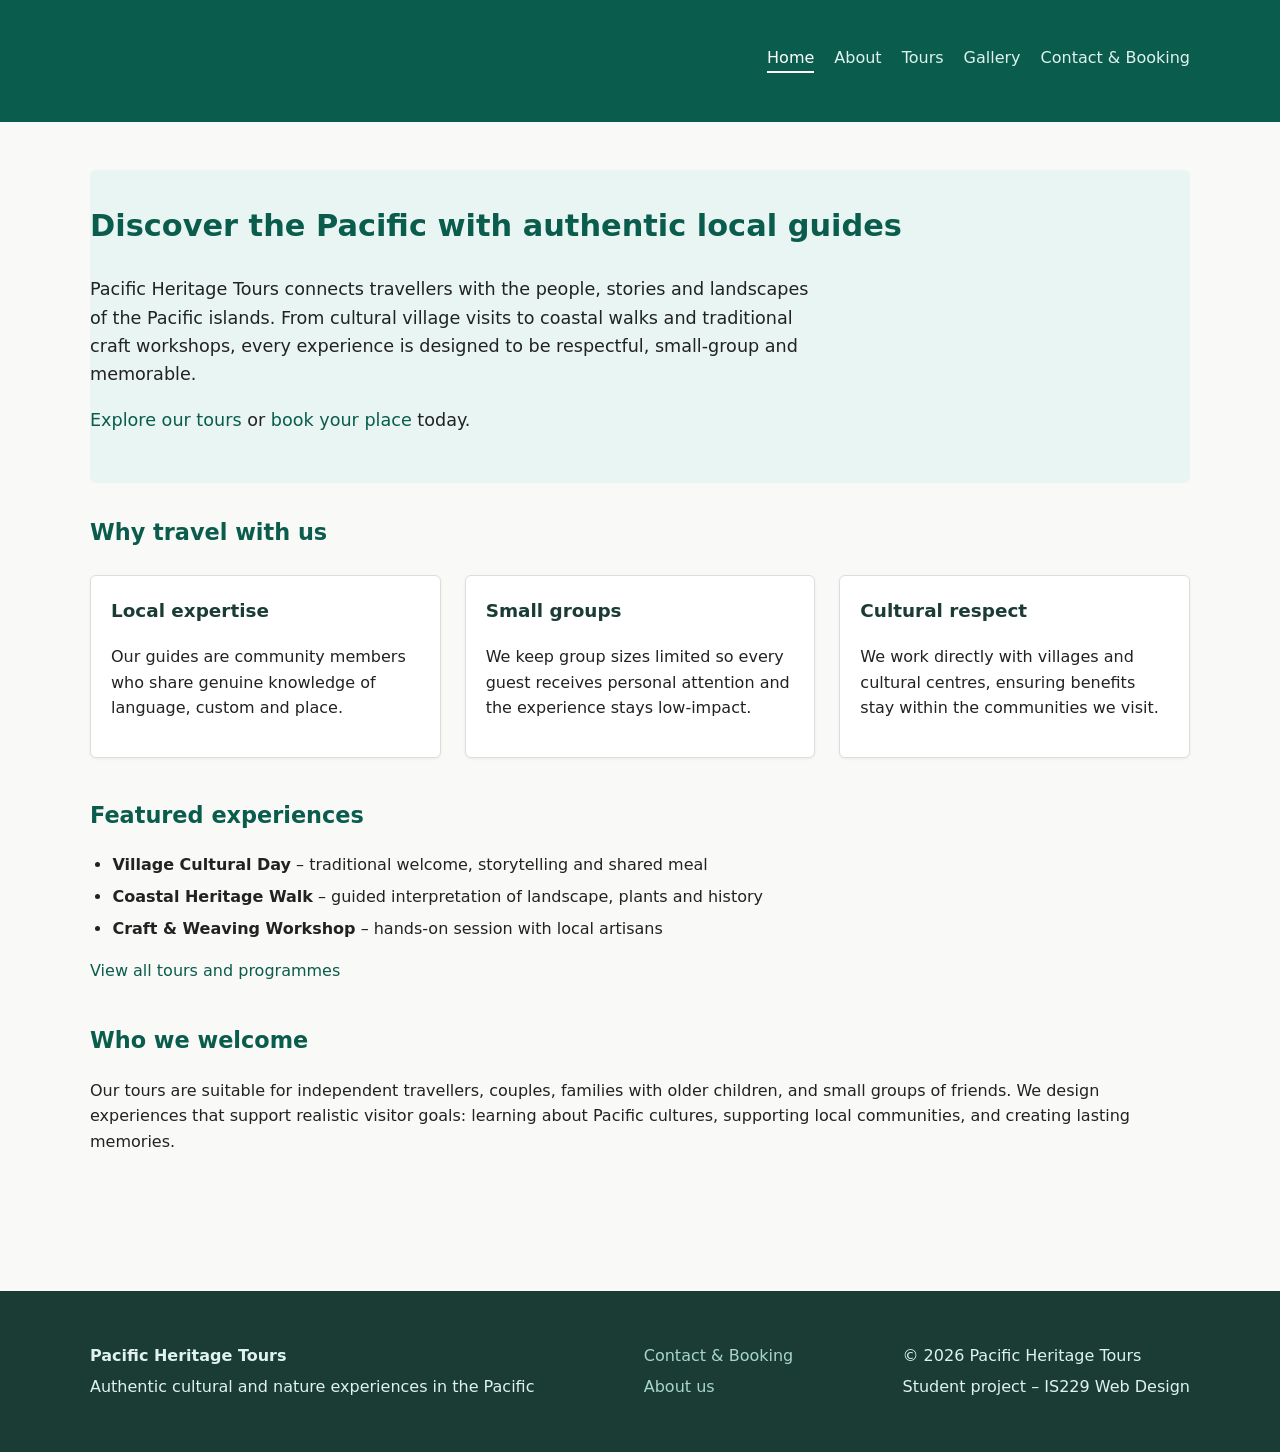
<file: index.html>
<!DOCTYPE html>
<html lang="en">

<head>

  <meta charset="UTF-8">

  <meta name="viewport"
        content="width=device-width, initial-scale=1.0">

  <meta name="description"
        content="Pacific Heritage Tours offers authentic cultural and nature experiences across the Pacific. Discover guided tours, local traditions and unforgettable island journeys.">

  <title>Home | Pacific Heritage Tours</title>

  <link rel="stylesheet"
        href="css/styles.css">

</head>


<body>

  <a class="skip-link"
     href="#main-content">
    Skip to main content
  </a>


  <header>

    <div class="container">

      <!-- Site name -->
      <p class="site-title">
        <a href="index.html">
          Pacific Heritage Tours
        </a>
      </p>


      <nav aria-label="Main navigation">

        <ul>

          <li>
            <a href="index.html"
               aria-current="page">
              Home
            </a>
          </li>

          <li>
            <a href="about.html">
              About
            </a>
          </li>

          <li>
            <a href="tours.html">
              Tours
            </a>
          </li>

          <li>
            <a href="gallery.html">
              Gallery
            </a>
          </li>

          <li>
            <a href="contact.html">
              Contact &amp; Booking
            </a>
          </li>

        </ul>

      </nav>

    </div>

  </header>


  <main id="main-content">

    <div class="container">


      <!-- Main page heading -->
      <section class="hero"
               aria-labelledby="hero-heading">

        <h1 id="hero-heading">
          Discover the Pacific with authentic local guides
        </h1>


        <p>
          Pacific Heritage Tours connects travellers with the people,
          stories and landscapes of the Pacific islands. From cultural
          village visits to coastal walks and traditional craft
          workshops, every experience is designed to be respectful,
          small-group and memorable.
        </p>


        <p>
          <a href="tours.html">
            Explore our tours
          </a>

          or

          <a href="contact.html">
            book your place
          </a>

          today.
        </p>

      </section>


      <section class="section"
               aria-labelledby="why-heading">

        <h2 id="why-heading">
          Why travel with us
        </h2>


        <div class="card-grid">


          <article class="card">

            <h3>
              Local expertise
            </h3>

            <p>
              Our guides are community members who share genuine
              knowledge of language, custom and place.
            </p>

          </article>


          <article class="card">

            <h3>
              Small groups
            </h3>

            <p>
              We keep group sizes limited so every guest receives
              personal attention and the experience stays low-impact.
            </p>

          </article>


          <article class="card">

            <h3>
              Cultural respect
            </h3>

            <p>
              We work directly with villages and cultural centres,
              ensuring benefits stay within the communities we visit.
            </p>

          </article>


        </div>

      </section>


      <section class="section"
               aria-labelledby="featured-heading">

        <h2 id="featured-heading">
          Featured experiences
        </h2>


        <ul>

          <li>
            <strong>Village Cultural Day</strong>
            – traditional welcome, storytelling and shared meal
          </li>

          <li>
            <strong>Coastal Heritage Walk</strong>
            – guided interpretation of landscape, plants and history
          </li>

          <li>
            <strong>Craft &amp; Weaving Workshop</strong>
            – hands-on session with local artisans
          </li>

        </ul>


        <p>
          <a href="tours.html">
            View all tours and programmes
          </a>
        </p>

      </section>


      <section class="section"
               aria-labelledby="audience-heading">

        <h2 id="audience-heading">
          Who we welcome
        </h2>


        <p>
          Our tours are suitable for independent travellers, couples,
          families with older children, and small groups of friends.
          We design experiences that support realistic visitor goals:
          learning about Pacific cultures, supporting local communities,
          and creating lasting memories.
        </p>

      </section>


    </div>

  </main>


  <footer>

    <div class="container">


      <div>

        <p>
          <strong>
            Pacific Heritage Tours
          </strong>
        </p>

        <p>
          Authentic cultural and nature experiences in the Pacific
        </p>

      </div>


      <div>

        <p>
          <a href="contact.html">
            Contact &amp; Booking
          </a>
        </p>

        <p>
          <a href="about.html">
            About us
          </a>
        </p>

      </div>


      <div>

        <p>
          &copy; 2026 Pacific Heritage Tours
        </p>

        <p>
          Student project – IS229 Web Design
        </p>

      </div>


    </div>

  </footer>


</body>

</html>
</file>
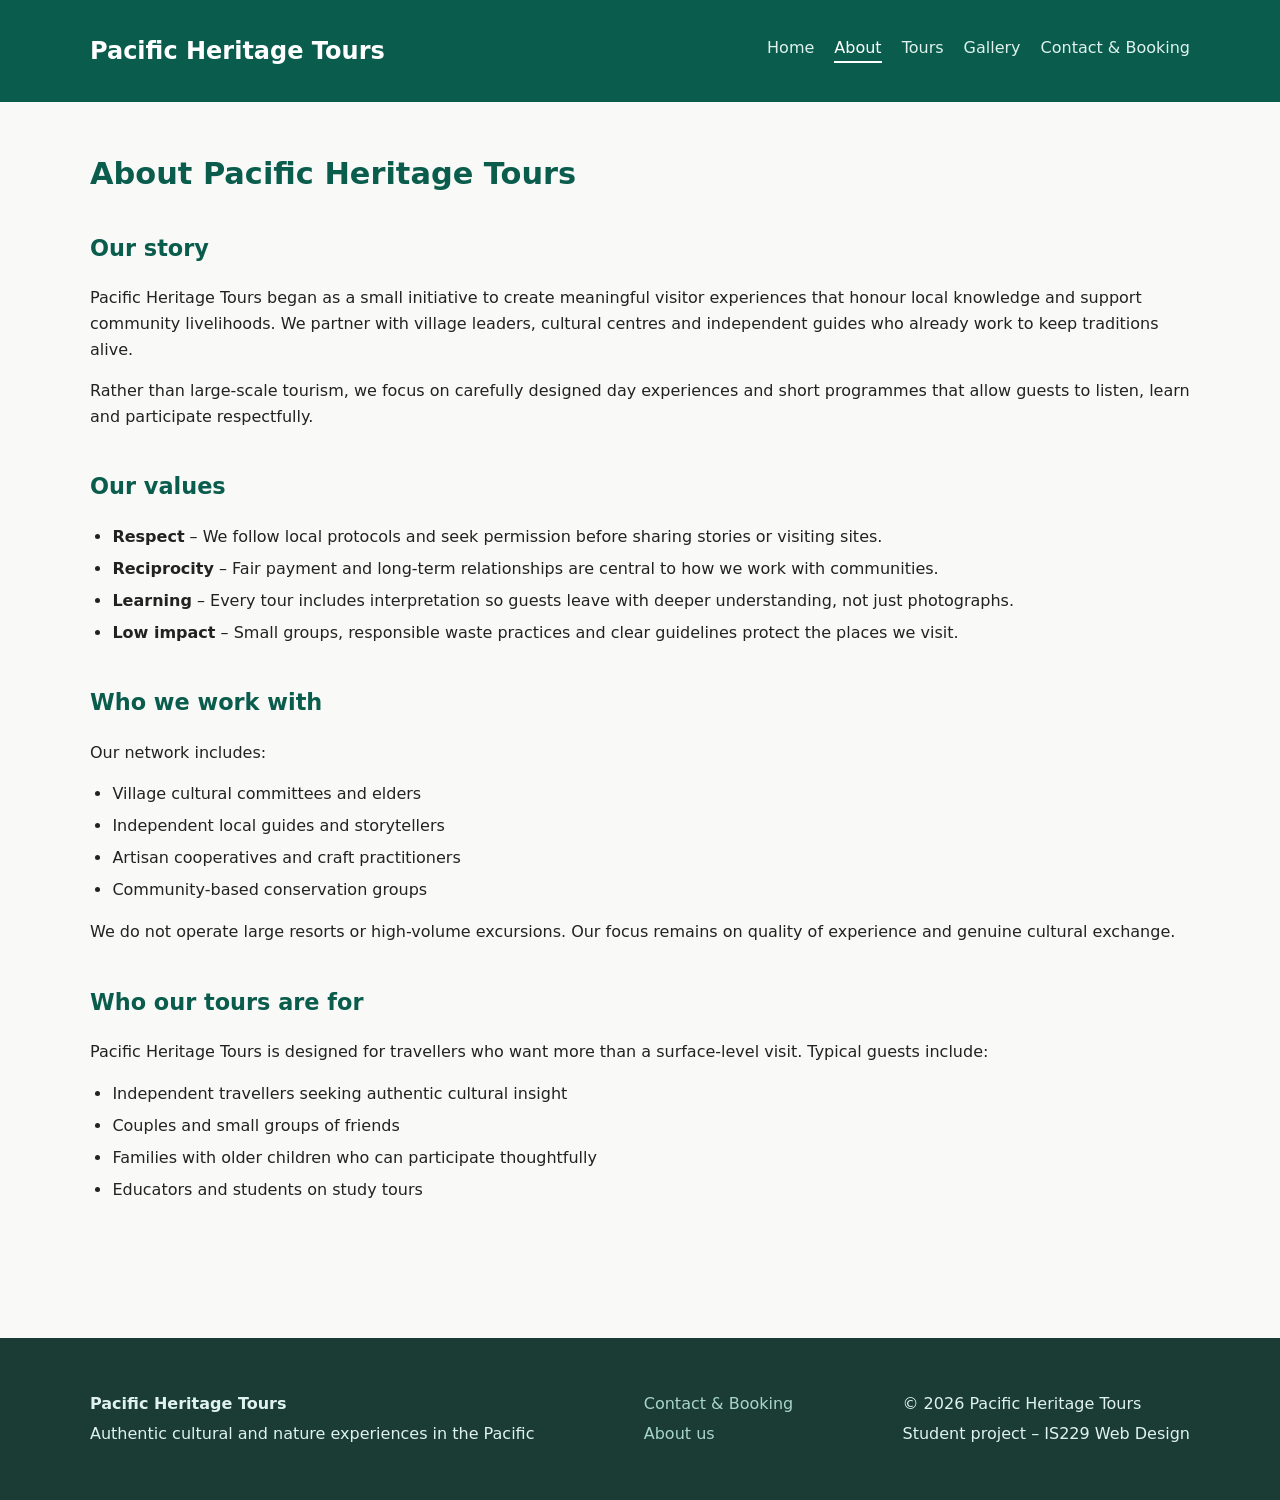
<file: about.html>
<!DOCTYPE html>
<html lang="en">
<head>
  <meta charset="UTF-8">
  <meta name="viewport" content="width=device-width, initial-scale=1.0">
  <meta name="description" content="Learn about Pacific Heritage Tours – our story, values, community partnerships and commitment to respectful cultural tourism.">
  <title>About | Pacific Heritage Tours</title>
  <link rel="stylesheet" href="css/styles.css">
</head>
<body>
  <a class="skip-link" href="#main-content">Skip to main content</a>

  <header>
    <div class="container">
      <h1><a href="index.html">Pacific Heritage Tours</a></h1>
      <nav aria-label="Main navigation">
        <ul>
          <li><a href="index.html">Home</a></li>
          <li><a href="about.html" aria-current="page">About</a></li>
          <li><a href="tours.html">Tours</a></li>
          <li><a href="gallery.html">Gallery</a></li>
          <li><a href="contact.html">Contact & Booking</a></li>
        </ul>
      </nav>
    </div>
  </header>

  <main id="main-content">
    <div class="container">
      <h1>About Pacific Heritage Tours</h1>

      <section class="section" aria-labelledby="story-heading">
        <h2 id="story-heading">Our story</h2>
        <p>Pacific Heritage Tours began as a small initiative to create meaningful visitor experiences that honour local knowledge and support community livelihoods. We partner with village leaders, cultural centres and independent guides who already work to keep traditions alive.</p>
        <p>Rather than large-scale tourism, we focus on carefully designed day experiences and short programmes that allow guests to listen, learn and participate respectfully.</p>
      </section>

      <section class="section" aria-labelledby="values-heading">
        <h2 id="values-heading">Our values</h2>
        <ul>
          <li><strong>Respect</strong> – We follow local protocols and seek permission before sharing stories or visiting sites.</li>
          <li><strong>Reciprocity</strong> – Fair payment and long-term relationships are central to how we work with communities.</li>
          <li><strong>Learning</strong> – Every tour includes interpretation so guests leave with deeper understanding, not just photographs.</li>
          <li><strong>Low impact</strong> – Small groups, responsible waste practices and clear guidelines protect the places we visit.</li>
        </ul>
      </section>

      <section class="section" aria-labelledby="team-heading">
        <h2 id="team-heading">Who we work with</h2>
        <p>Our network includes:</p>
        <ul>
          <li>Village cultural committees and elders</li>
          <li>Independent local guides and storytellers</li>
          <li>Artisan cooperatives and craft practitioners</li>
          <li>Community-based conservation groups</li>
        </ul>
        <p>We do not operate large resorts or high-volume excursions. Our focus remains on quality of experience and genuine cultural exchange.</p>
      </section>

      <section class="section" aria-labelledby="audience-heading">
        <h2 id="audience-heading">Who our tours are for</h2>
        <p>Pacific Heritage Tours is designed for travellers who want more than a surface-level visit. Typical guests include:</p>
        <ul>
          <li>Independent travellers seeking authentic cultural insight</li>
          <li>Couples and small groups of friends</li>
          <li>Families with older children who can participate thoughtfully</li>
          <li>Educators and students on study tours</li>
        </ul>
      </section>
    </div>
  </main>

  <footer>
    <div class="container">
      <div>
        <p><strong>Pacific Heritage Tours</strong></p>
        <p>Authentic cultural and nature experiences in the Pacific</p>
      </div>
      <div>
        <p><a href="contact.html">Contact &amp; Booking</a></p>
        <p><a href="about.html">About us</a></p>
      </div>
      <div>
        <p>&copy; 2026 Pacific Heritage Tours</p>
        <p>Student project – IS229 Web Design</p>
      </div>
    </div>
  </footer>
</body>
</html>
</file>
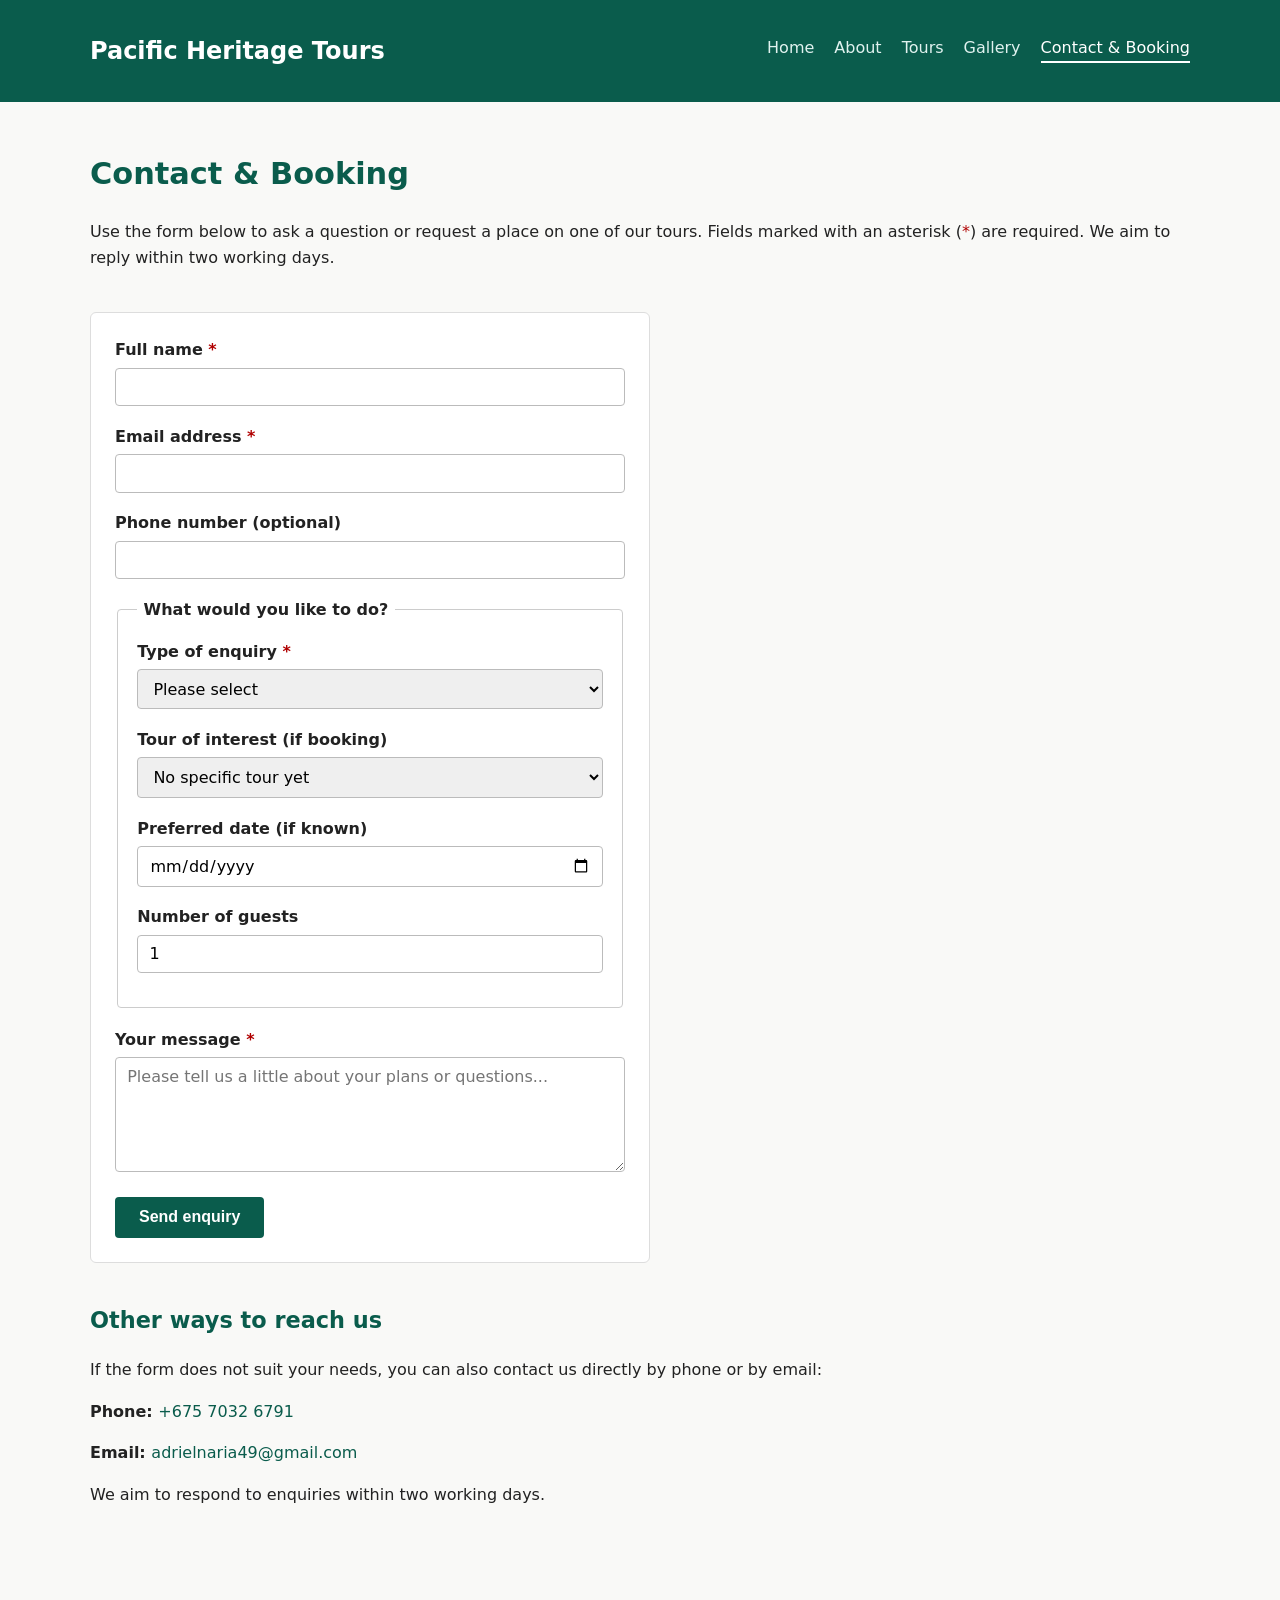
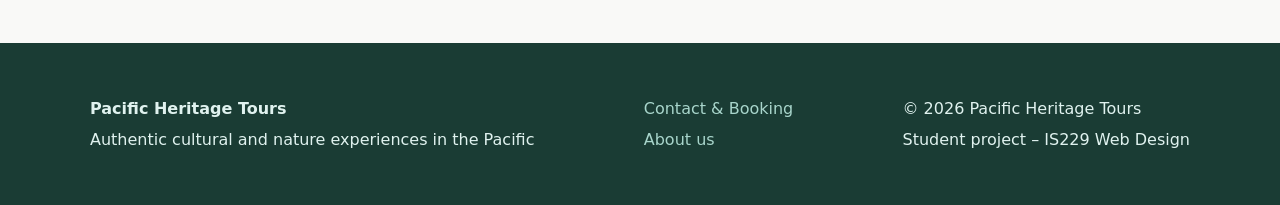
<file: contact.html>
<!DOCTYPE html>
<html lang="en">
<head>
  <meta charset="UTF-8">
  <meta name="viewport" content="width=device-width, initial-scale=1.0">

  <meta name="description"
        content="Contact Pacific Heritage Tours or request a booking. Use our form for enquiries, tour reservations and general questions. We respond within two working days.">

  <title>Contact &amp; Booking | Pacific Heritage Tours</title>

  <link rel="stylesheet" href="css/styles.css">
</head>

<body>

  <a class="skip-link" href="#main-content">Skip to main content</a>

  <header>
    <div class="container">

      <h1>
        <a href="index.html">Pacific Heritage Tours</a>
      </h1>

      <nav aria-label="Main navigation">
        <ul>
          <li><a href="index.html">Home</a></li>
          <li><a href="about.html">About</a></li>
          <li><a href="tours.html">Tours</a></li>
          <li><a href="gallery.html">Gallery</a></li>
          <li>
            <a href="contact.html" aria-current="page">
              Contact &amp; Booking
            </a>
          </li>
        </ul>
      </nav>

    </div>
  </header>


  <main id="main-content">

    <div class="container">

      <h1>Contact &amp; Booking</h1>

      <p>
        Use the form below to ask a question or request a place on one
        of our tours. Fields marked with an asterisk
        (<span class="required" aria-hidden="true">*</span>) are required.
        We aim to reply within two working days.
      </p>


      <!-- Live region for form feedback -->
      <div id="form-status"
           role="status"
           aria-live="polite"
           aria-atomic="true"
           class="status-message">
      </div>


      <form id="booking-form" action="#" method="post" novalidate>

        <div class="form-group">

          <label for="fullname">
            Full name
            <span class="required" aria-hidden="true">*</span>
          </label>

          <input type="text"
                 id="fullname"
                 name="fullname"
                 required
                 autocomplete="name"
                 minlength="2">

        </div>


        <div class="form-group">

          <label for="email">
            Email address
            <span class="required" aria-hidden="true">*</span>
          </label>

          <input type="email"
                 id="email"
                 name="email"
                 required
                 autocomplete="email">

        </div>


        <div class="form-group">

          <label for="phone">
            Phone number (optional)
          </label>

          <input type="tel"
                 id="phone"
                 name="phone"
                 autocomplete="tel"
                 pattern="[\d\s\+\-\(\)]{7,20}">

        </div>


        <fieldset>

          <legend>What would you like to do?</legend>


          <div class="form-group">

            <label for="enquiry-type">
              Type of enquiry
              <span class="required" aria-hidden="true">*</span>
            </label>

            <select id="enquiry-type"
                    name="enquiry-type"
                    required>

              <option value="">Please select</option>

              <option value="booking">
                Request a booking
              </option>

              <option value="info">
                General information
              </option>

              <option value="group">
                Group or private tour
              </option>

              <option value="other">
                Other
              </option>

            </select>

          </div>


          <div class="form-group">

            <label for="tour-interest">
              Tour of interest (if booking)
            </label>

            <select id="tour-interest"
                    name="tour-interest">

              <option value="">
                No specific tour yet
              </option>

              <option value="village">
                Village Cultural Day
              </option>

              <option value="coastal">
                Coastal Heritage Walk
              </option>

              <option value="craft">
                Craft &amp; Weaving Workshop
              </option>

              <option value="custom">
                Custom / private arrangement
              </option>

            </select>

          </div>


          <div class="form-group">

            <label for="preferred-date">
              Preferred date (if known)
            </label>

            <input type="date"
                   id="preferred-date"
                   name="preferred-date"
                   min="2026-01-01">

          </div>


          <div class="form-group">

            <label for="guests">
              Number of guests
            </label>

            <input type="number"
                   id="guests"
                   name="guests"
                   min="1"
                   max="12"
                   value="1">

          </div>

        </fieldset>


        <div class="form-group">

          <label for="message">
            Your message
            <span class="required" aria-hidden="true">*</span>
          </label>

          <textarea id="message"
                    name="message"
                    rows="5"
                    required
                    minlength="10"
                    placeholder="Please tell us a little about your plans or questions..."></textarea>

        </div>


        <button type="submit">
          Send enquiry
        </button>

      </form>


      <section class="section"
               style="margin-top: 2.5rem;"
               aria-labelledby="other-contact-heading">

        <h2 id="other-contact-heading">
          Other ways to reach us
        </h2>

        <p>
          If the form does not suit your needs, you can 
          also contact us directly by phone or 
          by email:
        </p>
        <p> 
          <strong>Phone:

          </strong> 
          <a href="tel:+67570326791"> +675 7032 6791 

         </a> 
        </p>

        <p> 
          <strong>Email:

          </strong> 
          <a href="mailto:adrielnaria49@gmail.com"> adrielnaria49@gmail.com 

          </a> 
        </p>

        <p>
          We aim to respond to enquiries within two working days.
        </p>

      </section>

    </div>

  </main>


  <footer>

    <div class="container">

      <div>

        <p>
          <strong>Pacific Heritage Tours</strong>
        </p>

        <p>
          Authentic cultural and nature experiences in the Pacific
        </p>

      </div>


      <div>

        <p>
          <a href="contact.html">
            Contact &amp; Booking
          </a>
        </p>

        <p>
          <a href="about.html">
            About us
          </a>
        </p>

      </div>


      <div>

        <p>
          &copy; 2026 Pacific Heritage Tours
        </p>

        <p>
          Student project – IS229 Web Design
        </p>

      </div>

    </div>

  </footer>


  <script>

    // Client-side demonstration of form feedback.
    // A real website would send the form data to a backend.

    const form = document.getElementById('booking-form');
    const status = document.getElementById('form-status');

    form.addEventListener('submit', function (e) {

      e.preventDefault();

      // Check the form using HTML5 validation.
      if (!form.checkValidity()) {

        status.textContent =
          'Please complete all required fields correctly before sending.';

        status.className =
          'status-message status-error';

        return;
      }


      // Simulate successful submission.
      status.textContent =
        'Thank you. Your enquiry has been recorded. We will reply within two working days.';

      status.className =
        'status-message status-success';


      // Clear the form after successful submission.
      form.reset();


      // Clear the status message after 8 seconds.
      setTimeout(function () {

        status.textContent = '';

        status.className =
          'status-message';

      }, 8000);

    });

  </script>

</body>
</html>
</file>
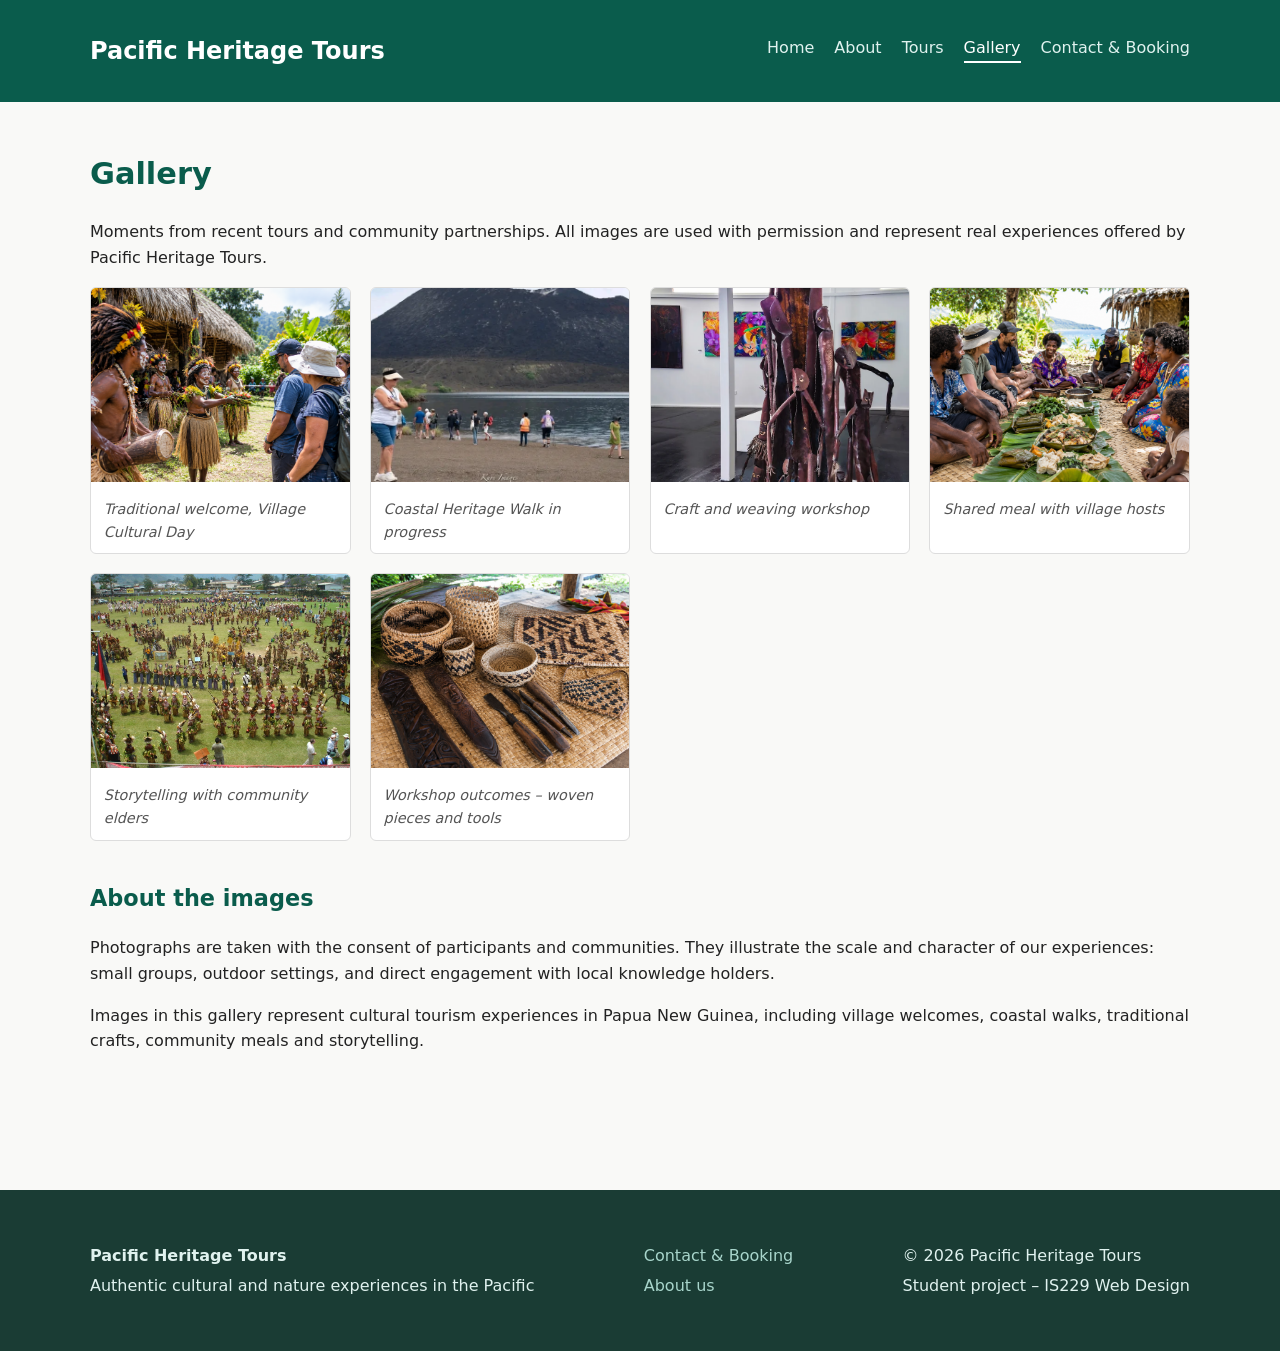
<file: gallery.html>
<!DOCTYPE html>
<html lang="en">
<head>
  <meta charset="UTF-8">
  <meta name="viewport" content="width=device-width, initial-scale=1.0">

  <meta name="description"
        content="Photo gallery from Pacific Heritage Tours – cultural welcomes, coastal walks, craft workshops and community life across the Pacific.">

  <title>Gallery | Pacific Heritage Tours</title>

  <link rel="stylesheet" href="css/styles.css">
</head>

<body>

  <a class="skip-link" href="#main-content">Skip to main content</a>

  <header>
    <div class="container">

      <h1>
        <a href="index.html">Pacific Heritage Tours</a>
      </h1>

      <nav aria-label="Main navigation">
        <ul>
          <li><a href="index.html">Home</a></li>
          <li><a href="about.html">About</a></li>
          <li><a href="tours.html">Tours</a></li>
          <li>
            <a href="gallery.html" aria-current="page">Gallery</a>
          </li>
          <li><a href="contact.html">Contact &amp; Booking</a></li>
        </ul>
      </nav>

    </div>
  </header>


  <main id="main-content">

    <div class="container">

      <h1>Gallery</h1>

      <p>
        Moments from recent tours and community partnerships.
        All images are used with permission and represent real
        experiences offered by Pacific Heritage Tours.
      </p>


      <section class="section" aria-labelledby="gallery-heading">

        <h2 id="gallery-heading" class="visually-hidden">
          Photo gallery
        </h2>


        <div class="gallery-grid">

          <!-- Traditional Welcome -->
          <figure>
            <img src="images/traditional-welcome.png"
                 alt="Community members performing a traditional welcome ceremony under a thatched meeting house"
                 width="400"
                 height="300">

            <figcaption>
              Traditional welcome, Village Cultural Day
            </figcaption>
          </figure>


          <!-- Coastal Heritage Walk -->
          <figure>
            <img src="images/rabaul-kokopo-tour-01coastal-heritage-walk.webp"
                 alt="Small group walking along a coastal path with guide pointing out plants and features"
                 width="400"
                 height="300">

            <figcaption>
              Coastal Heritage Walk in progress
            </figcaption>
          </figure>


          <!-- Weaving Workshop -->
          <figure>
            <img src="images/weaving-workshop.webp"
                 alt="Local artisan demonstrating traditional weaving techniques to two visitors seated at a wooden table"
                 width="400"
                 height="300">

            <figcaption>
              Craft and weaving workshop
            </figcaption>
          </figure>


          <!-- Community Meal -->
          <figure>
            <img src="images/Island-Village_Feast_by_the_Sea.png"
                 alt="Shared community meal with guests and local hosts seated on mats outdoors"
                 width="400"
                 height="300">

            <figcaption>
              Shared meal with village hosts
            </figcaption>
          </figure>


          <!-- Storytelling -->
          <figure>
            <img src="images/PNG_GOROKA_lgstorytelling-elders.jpg"
                 alt="Community elder speaking to a small circle of guests under trees during a storytelling session"
                 width="400"
                 height="300">

            <figcaption>
              Storytelling with community elders
            </figcaption>
          </figure>


          <!-- Workshop Outcomes -->
          <figure>
            <img src="images/Woven_Crafts_and_Carving_Tools-Display.png"
                 alt="Finished woven items and traditional carving tools displayed on a mat after a community workshop"
                 width="400"
                 height="300">

            <figcaption>
              Workshop outcomes – woven pieces and tools
            </figcaption>
          </figure>

        </div>

      </section>


      <section class="section">

        <h2>About the images</h2>

        <p>
          Photographs are taken with the consent of participants and
          communities. They illustrate the scale and character of our
          experiences: small groups, outdoor settings, and direct
          engagement with local knowledge holders.
        </p>

        <p>
          Images in this gallery represent cultural tourism experiences
          in Papua New Guinea, including village welcomes, coastal walks,
          traditional crafts, community meals and storytelling.
        </p>

      </section>

    </div>

  </main>


  <footer>

    <div class="container">

      <div>
        <p><strong>Pacific Heritage Tours</strong></p>
        <p>
          Authentic cultural and nature experiences in the Pacific
        </p>
      </div>


      <div>
        <p>
          <a href="contact.html">Contact &amp; Booking</a>
        </p>

        <p>
          <a href="about.html">About us</a>
        </p>
      </div>


      <div>
        <p>&copy; 2026 Pacific Heritage Tours</p>

        <p>
          Student project – IS229 Web Design
        </p>
      </div>

    </div>

  </footer>

</body>
</html>
</file>
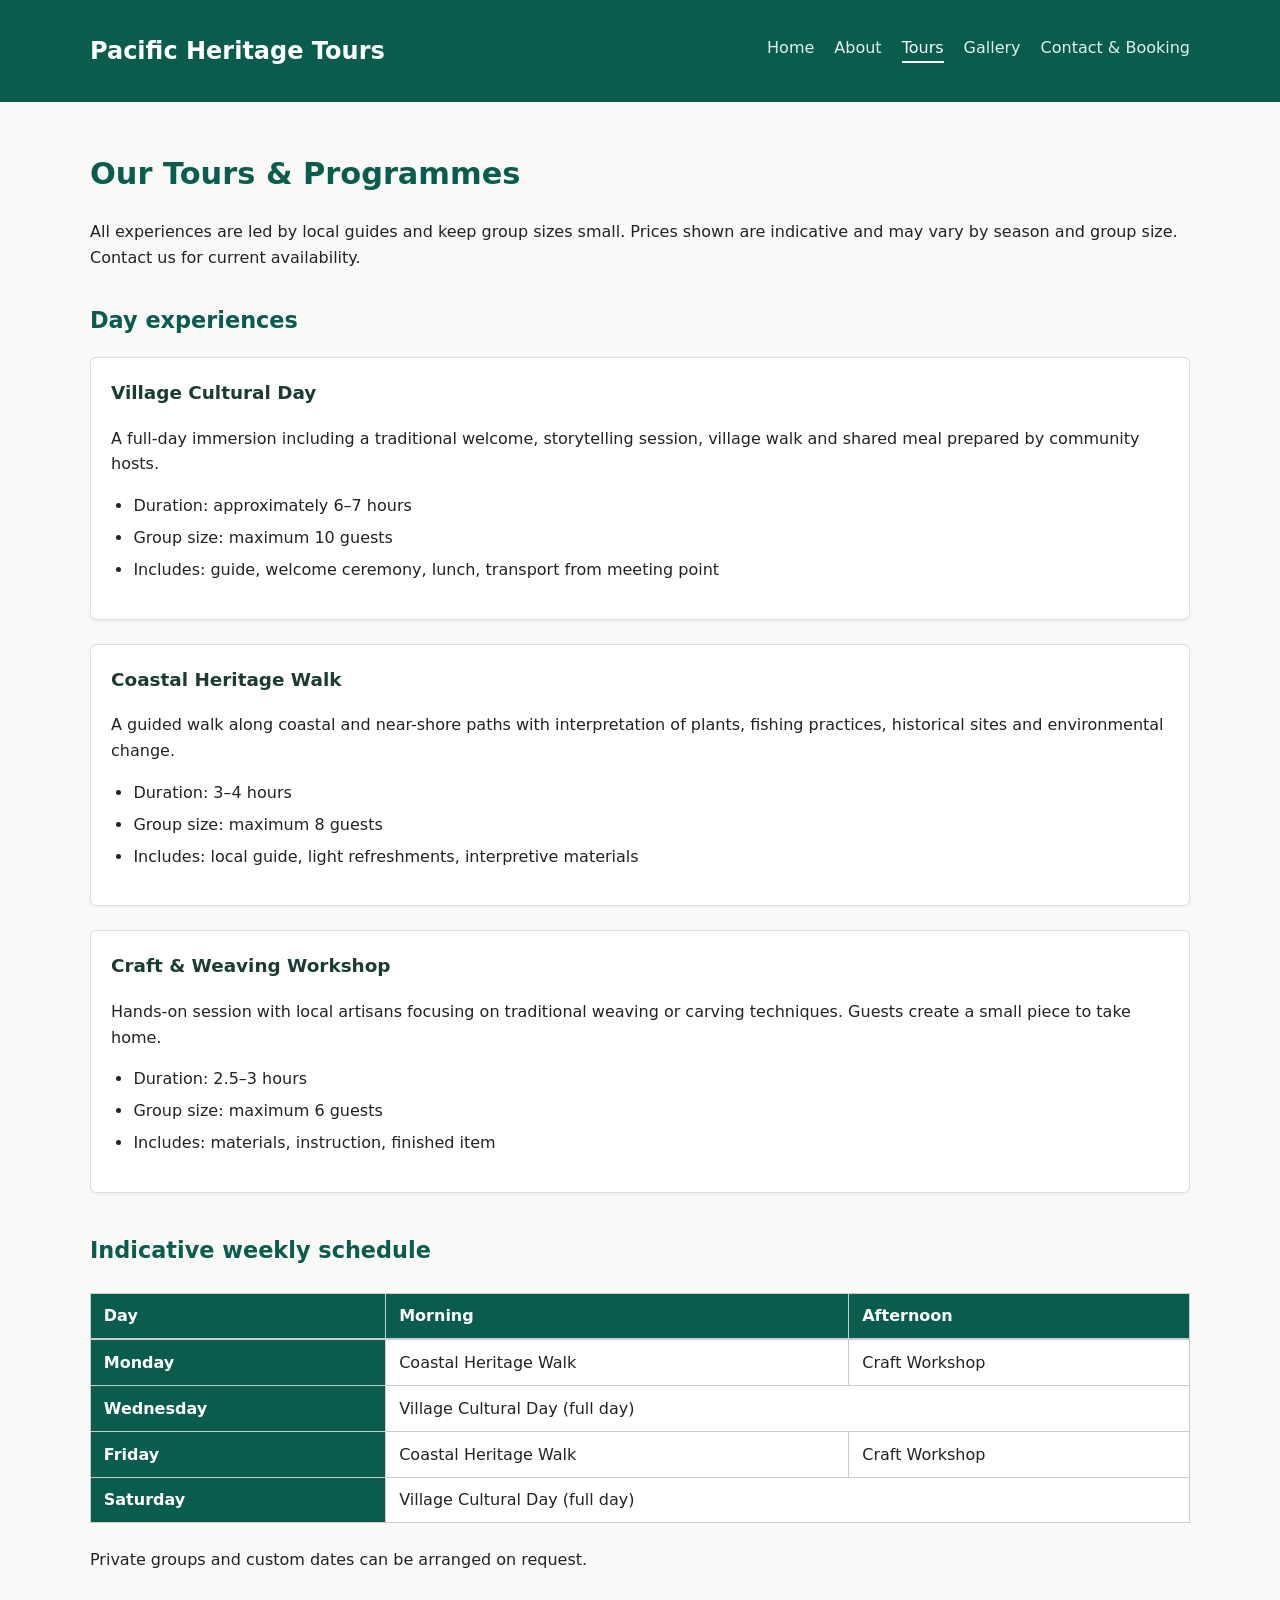
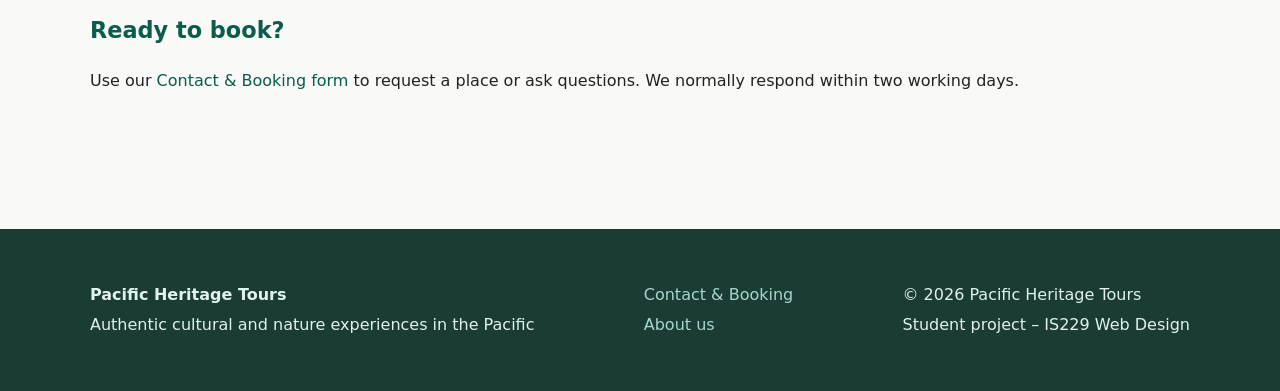
<file: tours.html>
<!DOCTYPE html>
<html lang="en">
<head>
  <meta charset="UTF-8">
  <meta name="viewport" content="width=device-width, initial-scale=1.0">
  <meta name="description" content="Browse Pacific Heritage Tours programmes: Village Cultural Day, Coastal Heritage Walk, Craft Workshops and multi-day options. Clear details and booking information.">
  <title>Tours | Pacific Heritage Tours</title>
  <link rel="stylesheet" href="css/styles.css">
</head>
<body>
  <a class="skip-link" href="#main-content">Skip to main content</a>

  <header>
    <div class="container">
      <h1><a href="index.html">Pacific Heritage Tours</a></h1>
      <nav aria-label="Main navigation">
        <ul>
          <li><a href="index.html">Home</a></li>
          <li><a href="about.html">About</a></li>
          <li><a href="tours.html" aria-current="page">Tours</a></li>
          <li><a href="gallery.html">Gallery</a></li>
          <li><a href="contact.html">Contact & Booking</a></li>
        </ul>
      </nav>
    </div>
  </header>

  <main id="main-content">
    <div class="container">
      <h1>Our Tours &amp; Programmes</h1>
      <p>All experiences are led by local guides and keep group sizes small. Prices shown are indicative and may vary by season and group size. Contact us for current availability.</p>

      <section class="section" aria-labelledby="day-tours-heading">
        <h2 id="day-tours-heading">Day experiences</h2>

        <article class="card" style="margin-bottom: 1.5rem;">
          <h3>Village Cultural Day</h3>
          <p>A full-day immersion including a traditional welcome, storytelling session, village walk and shared meal prepared by community hosts.</p>
          <ul>
            <li>Duration: approximately 6–7 hours</li>
            <li>Group size: maximum 10 guests</li>
            <li>Includes: guide, welcome ceremony, lunch, transport from meeting point</li>
          </ul>
        </article>

        <article class="card" style="margin-bottom: 1.5rem;">
          <h3>Coastal Heritage Walk</h3>
          <p>A guided walk along coastal and near-shore paths with interpretation of plants, fishing practices, historical sites and environmental change.</p>
          <ul>
            <li>Duration: 3–4 hours</li>
            <li>Group size: maximum 8 guests</li>
            <li>Includes: local guide, light refreshments, interpretive materials</li>
          </ul>
        </article>

        <article class="card" style="margin-bottom: 1.5rem;">
          <h3>Craft &amp; Weaving Workshop</h3>
          <p>Hands-on session with local artisans focusing on traditional weaving or carving techniques. Guests create a small piece to take home.</p>
          <ul>
            <li>Duration: 2.5–3 hours</li>
            <li>Group size: maximum 6 guests</li>
            <li>Includes: materials, instruction, finished item</li>
          </ul>
        </article>
      </section>

      <section class="section" aria-labelledby="schedule-heading">
        <h2 id="schedule-heading">Indicative weekly schedule</h2>
        <table>
          <caption class="visually-hidden">Weekly tour schedule</caption>
          <thead>
            <tr>
              <th scope="col">Day</th>
              <th scope="col">Morning</th>
              <th scope="col">Afternoon</th>
            </tr>
          </thead>
          <tbody>
            <tr>
              <th scope="row">Monday</th>
              <td>Coastal Heritage Walk</td>
              <td>Craft Workshop</td>
            </tr>
            <tr>
              <th scope="row">Wednesday</th>
              <td colspan="2">Village Cultural Day (full day)</td>
            </tr>
            <tr>
              <th scope="row">Friday</th>
              <td>Coastal Heritage Walk</td>
              <td>Craft Workshop</td>
            </tr>
            <tr>
              <th scope="row">Saturday</th>
              <td colspan="2">Village Cultural Day (full day)</td>
            </tr>
          </tbody>
        </table>
        <p>Private groups and custom dates can be arranged on request.</p>
      </section>

      <section class="section" aria-labelledby="book-heading">
        <h2 id="book-heading">Ready to book?</h2>
        <p>Use our <a href="contact.html">Contact &amp; Booking form</a> to request a place or ask questions. We normally respond within two working days.</p>
      </section>
    </div>
  </main>

  <footer>
    <div class="container">
      <div>
        <p><strong>Pacific Heritage Tours</strong></p>
        <p>Authentic cultural and nature experiences in the Pacific</p>
      </div>
      <div>
        <p><a href="contact.html">Contact &amp; Booking</a></p>
        <p><a href="about.html">About us</a></p>
      </div>
      <div>
        <p>&copy; 2026 Pacific Heritage Tours</p>
        <p>Student project – IS229 Web Design</p>
      </div>
    </div>
  </footer>
</body>
</html>
</file>
<file: css/styles.css>
/* ========================================
   Pacific Heritage Tours – Basic CSS
   IS229 Assessment 2 – Readability & Spacing only
   ======================================== */

/* Reset & Base */
*, *::before, *::after {
  box-sizing: border-box;
}

body {
  margin: 0;
  font-family: system-ui, -apple-system, "Segoe UI", Roboto, Arial, sans-serif;
  line-height: 1.6;
  color: #222;
  background-color: #f9f9f7;
}

img {
  max-width: 100%;
  height: auto;
  display: block;
}

a {
  color: #0a5c4c;
  text-decoration: none;
}

a:hover, a:focus {
  text-decoration: underline;
}

/* Skip link */
.skip-link {
  position: absolute;
  top: -40px;
  left: 0;
  background: #0a5c4c;
  color: #fff;
  padding: 8px 16px;
  z-index: 100;
}

.skip-link:focus {
  top: 0;
}

/* Layout */
.container {
  width: 90%;
  max-width: 1100px;
  margin: 0 auto;
  padding: 1rem 0;
}

/* Header & Navigation */
header {
  background-color: #0a5c4c;
  color: #fff;
  padding: 1rem 0;
}

header .container {
  display: flex;
  flex-wrap: wrap;
  align-items: center;
  justify-content: space-between;
  gap: 1rem;
}

header h1 {
  margin: 0;
  font-size: 1.5rem;
  font-weight: 700;
}

header h1 a {
  color: #fff;
  text-decoration: none;
}

nav ul {
  list-style: none;
  margin: 0;
  padding: 0;
  display: flex;
  flex-wrap: wrap;
  gap: 0.5rem 1.25rem;
}

nav a {
  color: #e0f2ef;
  font-weight: 500;
  padding: 0.25rem 0;
}

nav a:hover,
nav a:focus {
  color: #fff;
  text-decoration: underline;
}

nav a[aria-current="page"] {
  color: #fff;
  border-bottom: 2px solid #fff;
  text-decoration: none;
}

/* Main content */
main {
  padding: 2rem 0;
  min-height: 60vh;
}

main h1 {
  margin-top: 0;
  color: #0a5c4c;
  font-size: 1.9rem;
}

main h2 {
  color: #0a5c4c;
  margin-top: 2rem;
  font-size: 1.4rem;
}

main h3 {
  color: #1a3c34;
  font-size: 1.15rem;
}

/* Sections & Cards */
.section {
  margin-bottom: 2.5rem;
}

.card-grid {
  display: grid;
  grid-template-columns: repeat(auto-fit, minmax(260px, 1fr));
  gap: 1.5rem;
  margin-top: 1.5rem;
}

.card {
  background: #fff;
  border: 1px solid #ddd;
  border-radius: 6px;
  padding: 1.25rem;
  box-shadow: 0 1px 3px rgba(0,0,0,0.06);
}

.card h3 {
  margin-top: 0;
}

.card img {
  border-radius: 4px;
  margin-bottom: 0.75rem;
}

/* Hero / Intro */
.hero {
  background-color: #e8f5f2;
  padding: 2rem 0;
  margin-bottom: 2rem;
  border-radius: 6px;
}

.hero p {
  font-size: 1.1rem;
  max-width: 65ch;
}

/* Lists */
ul, ol {
  padding-left: 1.4rem;
}

li {
  margin-bottom: 0.4rem;
}

/* Figures */
figure {
  margin: 1.5rem 0;
}

figcaption {
  font-size: 0.9rem;
  color: #555;
  margin-top: 0.4rem;
  font-style: italic;
}

/* Tables */
table {
  width: 100%;
  border-collapse: collapse;
  margin: 1.5rem 0;
  background: #fff;
}

th, td {
  border: 1px solid #ccc;
  padding: 0.6rem 0.8rem;
  text-align: left;
}

th {
  background-color: #0a5c4c;
  color: #fff;
}

/* Forms */
form {
  background: #fff;
  padding: 1.5rem;
  border: 1px solid #ddd;
  border-radius: 6px;
  max-width: 560px;
}

.form-group {
  margin-bottom: 1.1rem;
}

label {
  display: block;
  font-weight: 600;
  margin-bottom: 0.3rem;
}

input[type="text"],
input[type="email"],
input[type="tel"],
input[type="date"],
input[type="number"],
select,
textarea {
  width: 100%;
  padding: 0.55rem 0.7rem;
  border: 1px solid #bbb;
  border-radius: 4px;
  font-size: 1rem;
  font-family: inherit;
}

input:focus,
select:focus,
textarea:focus {
  outline: 2px solid #0a5c4c;
  outline-offset: 1px;
  border-color: #0a5c4c;
}

fieldset {
  border: 1px solid #ccc;
  border-radius: 4px;
  padding: 1rem 1.2rem;
  margin-bottom: 1.2rem;
}

legend {
  font-weight: 600;
  padding: 0 0.4rem;
}

.required {
  color: #b00000;
}

button[type="submit"] {
  background-color: #0a5c4c;
  color: #fff;
  border: none;
  padding: 0.7rem 1.5rem;
  font-size: 1rem;
  font-weight: 600;
  border-radius: 4px;
  cursor: pointer;
}

button[type="submit"]:hover,
button[type="submit"]:focus {
  background-color: #084c3f;
}

/* Live region / status messages */
.status-message {
  margin-top: 1rem;
  padding: 0.8rem 1rem;
  border-radius: 4px;
  font-weight: 500;
}

.status-message:empty {
  display: none;
}

.status-success {
  background-color: #e6f4ea;
  border: 1px solid #0a5c4c;
  color: #0a5c4c;
}

.status-error {
  background-color: #fce8e6;
  border: 1px solid #b00000;
  color: #b00000;
}

/* Gallery */
.gallery-grid {
  display: grid;
  grid-template-columns: repeat(auto-fit, minmax(220px, 1fr));
  gap: 1.2rem;
}

.gallery-grid figure {
  margin: 0;
  background: #fff;
  border: 1px solid #ddd;
  border-radius: 6px;
  overflow: hidden;
}

.gallery-grid img {
  width: 100%;
  aspect-ratio: 4 / 3;
  object-fit: cover;
}

.gallery-grid figcaption {
  padding: 0.6rem 0.8rem;
}

/* Footer */
footer {
  background-color: #1a3c34;
  color: #e0f2ef;
  padding: 2rem 0;
  margin-top: 3rem;
}

footer a {
  color: #a8d5cb;
}

footer a:hover {
  color: #fff;
}

footer .container {
  display: flex;
  flex-wrap: wrap;
  justify-content: space-between;
  gap: 1.5rem;
}

footer p {
  margin: 0.3rem 0;
}

/* Utility */
.visually-hidden {
  position: absolute;
  width: 1px;
  height: 1px;
  padding: 0;
  margin: -1px;
  overflow: hidden;
  clip: rect(0, 0, 0, 0);
  white-space: nowrap;
  border: 0;
}

.text-center {
  text-align: center;
}

/* Simple responsive adjustments */
@media (max-width: 600px) {
  header .container {
    flex-direction: column;
    align-items: flex-start;
  }

  nav ul {
    gap: 0.4rem 1rem;
  }

  main h1 {
    font-size: 1.6rem;
  }
}
</file>
